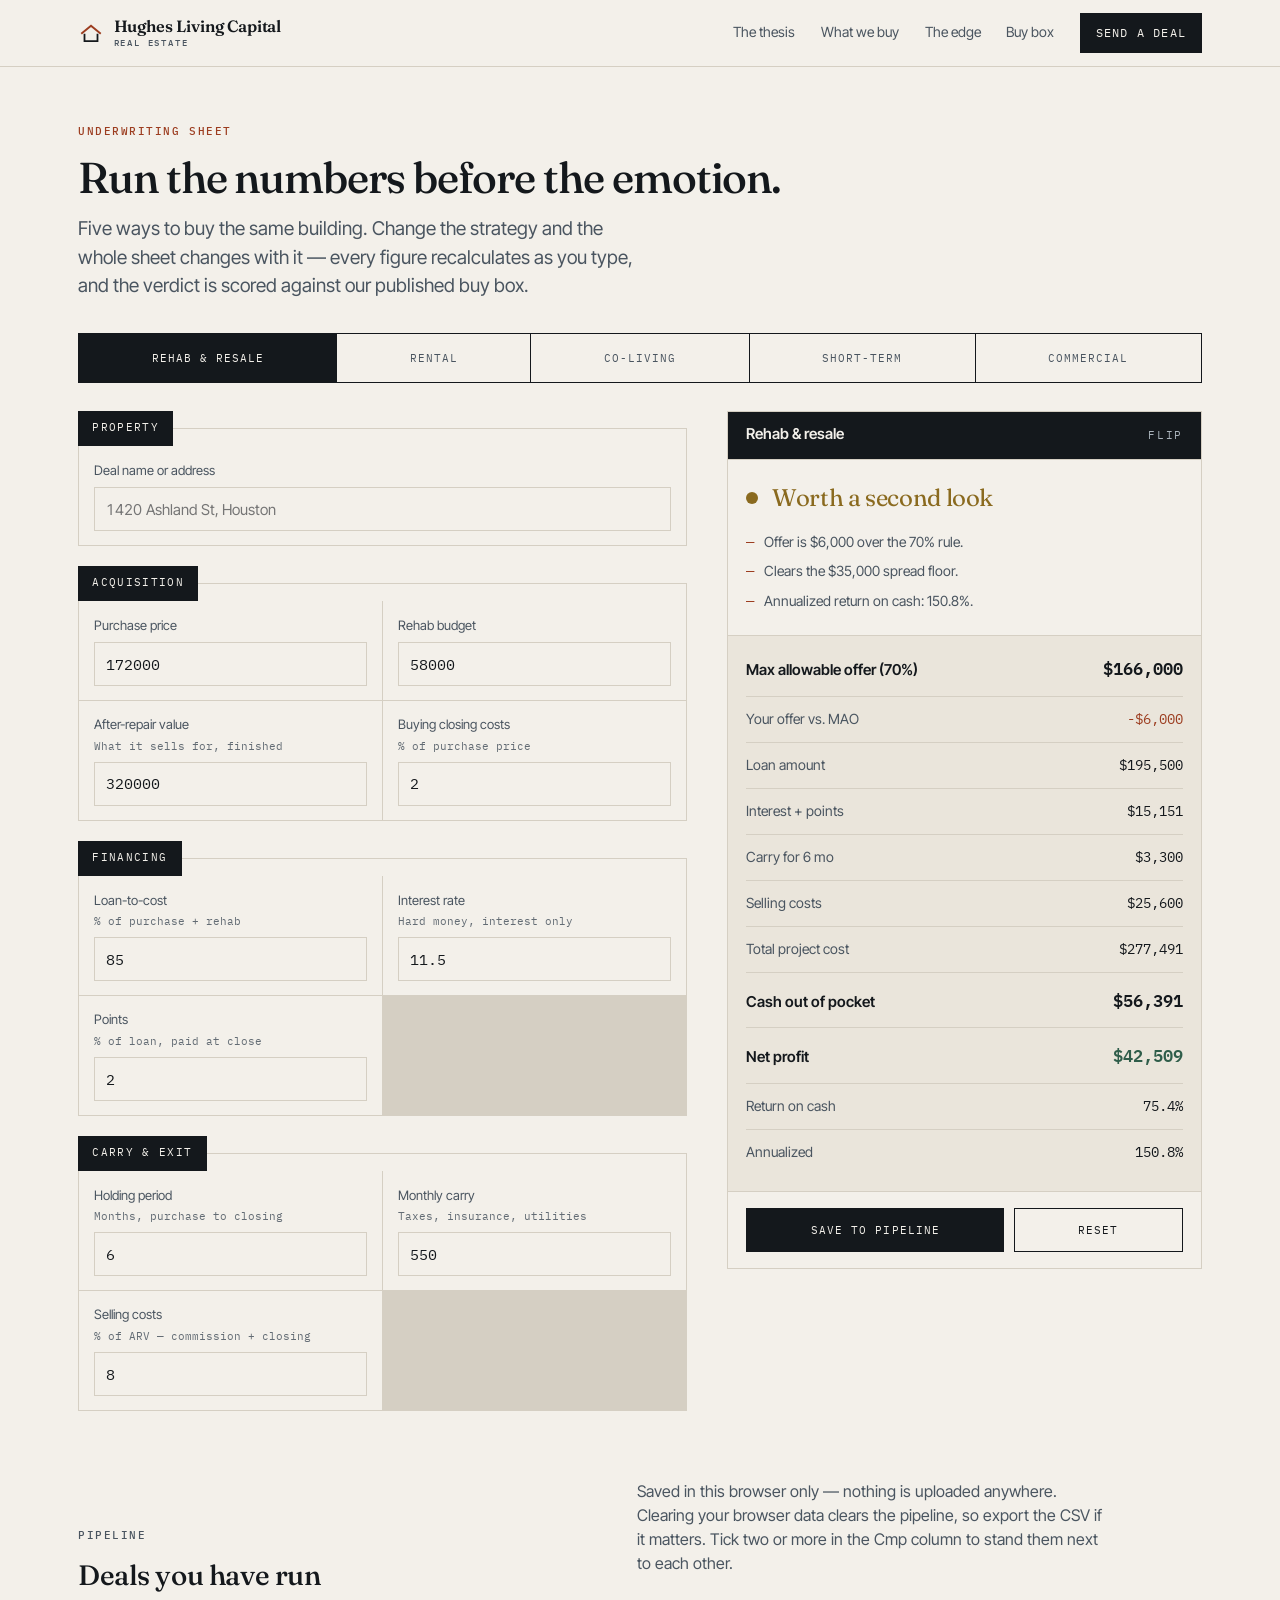
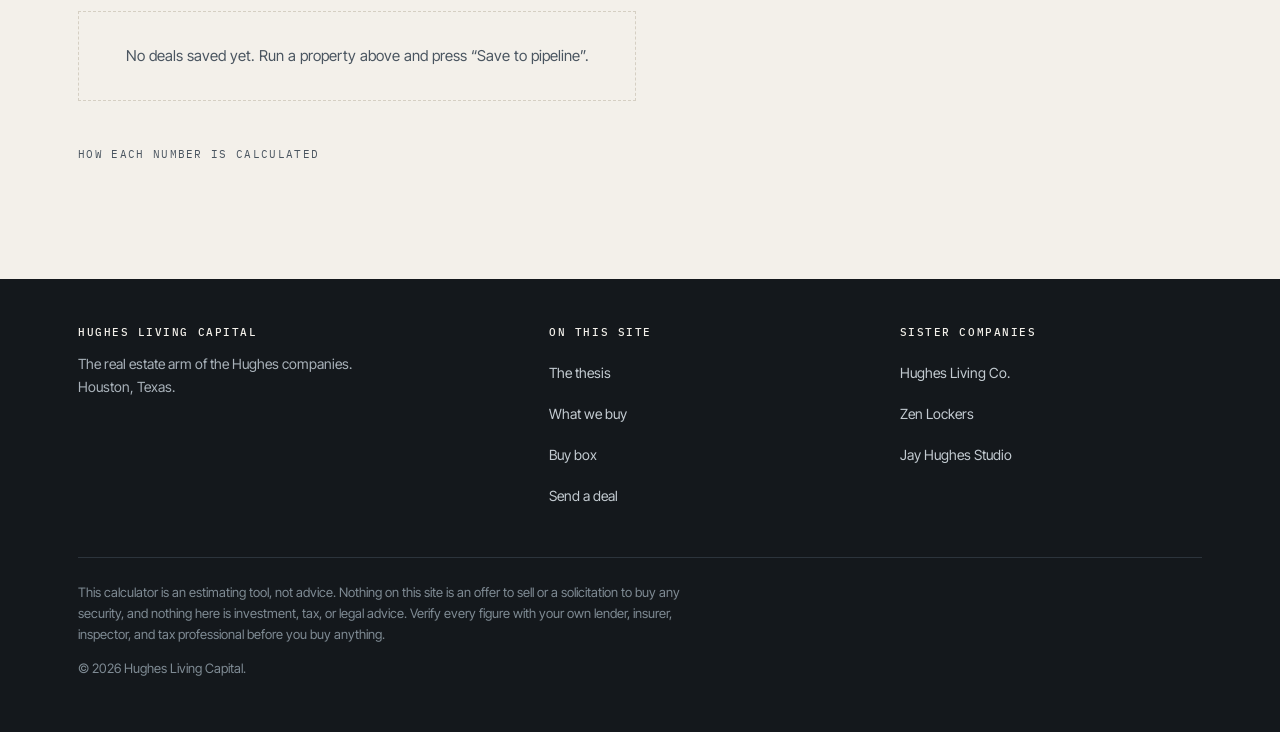
<file: underwrite.html>
<!doctype html>
<html lang="en">
<head>
<meta charset="utf-8">
<meta name="viewport" content="width=device-width, initial-scale=1">
<title>Underwriting sheet — Hughes Living Capital</title>
<meta name="description" content="Run a property through flip, rental, short-term rental, or commercial underwriting: MAO, cash-on-cash, cap rate, DSCR, and a verdict against the Hughes Living Capital buy box.">
<meta name="theme-color" content="#14181c">
<link rel="canonical" href="https://jhughes281.github.io/hughes-living-capital/underwrite.html">
<link rel="preconnect" href="https://fonts.googleapis.com">
<link rel="preconnect" href="https://fonts.gstatic.com" crossorigin>
<link href="https://fonts.googleapis.com/css2?family=Fraunces:ital,opsz,wght@0,9..144,400..700;1,9..144,400..600&family=IBM+Plex+Mono:wght@400;500;600&family=Inter+Tight:wght@400;500;600;700&display=swap" rel="stylesheet">
<link rel="stylesheet" href="assets/css/hlc.css">
<link rel="icon" href="data:image/svg+xml,%3Csvg xmlns='http://www.w3.org/2000/svg' viewBox='0 0 32 32'%3E%3Crect width='32' height='32' fill='%2314181c'/%3E%3Cpath d='M6 18 16 9l10 9' fill='none' stroke='%239c3d20' stroke-width='2.4'/%3E%3Cpath d='M9 18v6h14v-6' fill='none' stroke='%23f3f0ea' stroke-width='2.2'/%3E%3C/svg%3E">
</head>
<body>
<a class="skip" href="#sheet">Skip to the sheet</a>

<header class="masthead">
  <div class="wrap masthead__in">
    <a class="mark" href="index.html" aria-label="Hughes Living Capital, home">
      <svg class="mark__glyph" viewBox="0 0 32 32" aria-hidden="true">
        <path d="M4 17 16 7l12 10" fill="none" stroke="currentColor" stroke-width="2.4"/>
        <path d="M8 17v9h16v-9" fill="none" stroke="#14181c" stroke-width="2.2"/>
      </svg>
      <span class="mark__name">Hughes Living Capital<span>Real estate</span></span>
    </a>

    <button class="nav-toggle" type="button" aria-expanded="false" aria-controls="site-nav" data-nav-toggle>Menu</button>

    <nav class="nav" id="site-nav" aria-label="Primary" data-nav>
      <a href="index.html#thesis">The thesis</a>
      <a href="index.html#strategies">What we buy</a>
      <a href="index.html#edge">The edge</a>
      <a href="index.html#buybox">Buy box</a>
      <a class="is-cta" href="index.html#contact">Send a deal</a>
    </nav>
  </div>
</header>

<main class="uw" id="sheet">
  <div class="wrap">

    <div class="uw__head">
      <p class="label label--brick">Underwriting sheet</p>
      <h1 style="font-size:var(--step-3)">Run the numbers before the emotion.</h1>
      <p class="lede" style="margin-top:1rem">
        Five ways to buy the same building. Change the strategy and the whole sheet
        changes with it — every figure recalculates as you type, and the verdict is scored
        against our published buy box.
      </p>
    </div>

    <noscript>
      <p class="pipeline__empty">This sheet needs JavaScript to calculate. The buy box it scores against is on the <a href="index.html#buybox">home page</a>.</p>
    </noscript>

    <div class="tabs" role="tablist" aria-label="Underwriting strategy" data-tabs></div>

    <div class="uw__grid">
      <form id="uw-form" autocomplete="off" data-form>
        <div data-fields></div>
      </form>

      <aside class="results sheet" aria-label="Results">
        <div class="sheet__head">
          <h2 data-result-title>Results</h2>
          <span class="num" data-result-tag>—</span>
        </div>

        <div class="verdict" data-verdict>
          <div class="verdict__grade">
            <span class="verdict__dot"></span>
            <span class="verdict__word" data-verdict-word>Enter a deal</span>
          </div>
          <ul class="verdict__why" data-verdict-why></ul>
        </div>

        <div class="sheet__rows" data-rows aria-live="polite"></div>

        <div class="uw__actions">
          <button class="btn" type="button" data-save>Save to pipeline</button>
          <button class="btn btn--ghost" type="button" data-reset>Reset</button>
        </div>
      </aside>
    </div>

    <section class="pipeline" aria-labelledby="pipeline-h">
      <div class="sec__head" style="margin-bottom:1.25rem">
        <div>
          <p class="label">Pipeline</p>
          <h2 id="pipeline-h" style="font-size:var(--step-2)">Deals you have run</h2>
        </div>
        <p class="lede" style="font-size:1rem">
          Saved in this browser only — nothing is uploaded anywhere. Clearing your browser
          data clears the pipeline, so export the CSV if it matters. Tick two or more in the
          Cmp column to stand them next to each other.
        </p>
      </div>
      <div data-pipeline></div>

      <section class="cmp__panel" aria-label="Deal comparison" data-compare></section>
    </section>

    <details class="assume">
      <summary>How each number is calculated</summary>
      <ul>
        <li><b>MAO (max allowable offer)</b> uses the 70% rule: 70% of after-repair value, minus the rehab budget. It is a screening number, not a valuation.</li>
        <li><b>Mortgage payment</b> is standard amortization on principal, rate, and term. Taxes and insurance are handled separately as operating expenses, not escrowed into the payment.</li>
        <li><b>NOI</b> is effective gross income minus operating expenses. Debt service is never an operating expense, so NOI does not change when financing changes.</li>
        <li><b>Cap rate</b> is NOI divided by total basis (purchase plus rehab), not just the purchase price.</li>
        <li><b>Cash-on-cash</b> is annual pre-tax cash flow divided by total cash out of pocket — down payment, rehab, closing costs, and furnishing.</li>
        <li><b>Co-living rent</b> is per room, per week, times 52, before occupancy. PadSplit's cut is modelled in two parts: the ongoing percentage of what you collect, and the first ten days of each new member's rent — so the platform bill rises with turnover, not just with rent. Shorter average tenancies cost you more even at the same occupancy.</li>
        <li><b>Co-living utilities</b> are entered as a flat monthly figure because the landlord carries them. They are the line most likely to run over, and nothing here caps them.</li>
        <li><b>DSCR</b> is NOI divided by annual debt service. Most commercial lenders want 1.20–1.30 or better.</li>
        <li><b>Vacancy, maintenance, CapEx, and management</b> are taken as percentages of gross scheduled income, which is the conservative way to do it.</li>
        <li><b>Flip carrying costs</b> run for the full holding period, including the months the house sits on the market after the work is done.</li>
        <li><b>Furnishing</b> on the short-term sheet is entered at retail, then multiplied by our wholesale cost basis — that gap is the Hughes Living advantage, shown as its own line.</li>
        <li><b>Comparisons</b> recalculate each saved deal from its stored inputs rather than replaying the figures as they stood on the day it was saved, so a side-by-side always uses the formulas above. Only rows whose better direction is unambiguous are marked, and no row is marked when a deal leaves it blank.</li>
        <li>Everything here is an estimate. Verify taxes with the county, insurance with a carrier, rent with real comps, and rehab with a contractor who has walked the property.</li>
      </ul>
    </details>

  </div>
</main>

<footer class="foot">
  <div class="wrap">
    <div class="foot__grid">
      <div>
        <h4>Hughes Living Capital</h4>
        <p style="max-width:38ch;margin:0">The real estate arm of the Hughes companies. Houston, Texas.</p>
      </div>
      <div>
        <h4>On this site</h4>
        <ul>
          <li><a href="index.html#thesis">The thesis</a></li>
          <li><a href="index.html#strategies">What we buy</a></li>
          <li><a href="index.html#buybox">Buy box</a></li>
          <li><a href="index.html#contact">Send a deal</a></li>
        </ul>
      </div>
      <div>
        <h4>Sister companies</h4>
        <ul>
          <li><a href="https://hugheslivingco.com">Hughes Living Co.</a></li>
          <li><a href="https://jhughes281.github.io/HSG-Lockers/">Zen Lockers</a></li>
          <li><a href="https://jhughes281.github.io/jay-hughes-studio/">Jay Hughes Studio</a></li>
        </ul>
      </div>
    </div>
    <div class="foot__legal">
      <p>
        This calculator is an estimating tool, not advice. Nothing on this site is an offer
        to sell or a solicitation to buy any security, and nothing here is investment, tax,
        or legal advice. Verify every figure with your own lender, insurer, inspector, and
        tax professional before you buy anything.
      </p>
      <p style="margin-top:.75rem">© 2026 Hughes Living Capital.</p>
    </div>
  </div>
</footer>

<script src="assets/js/nav.js"></script>
<script src="assets/js/underwrite.js"></script>
</body>
</html>
</file>
<file: assets/css/hlc.css>
/* =========================================================
   Hughes Living Capital — design tokens
   Palette (6): ink, paper, brick, slate, moss, line
   Type: Fraunces (display) / Inter Tight (body) / IBM Plex Mono (figures)
   ========================================================= */

:root{
  --ink:    #14181c;
  --paper:  #f3f0ea;
  --brick:  #9c3d20;
  --slate:  #4a5560;
  --moss:   #2f5d4a;
  --line:   #d5cfc3;

  --paper-2: #eae5db;
  --ink-2:   #1d232a;

  --ff-display: "Fraunces", "Libre Caslon Text", Georgia, serif;
  --ff-body: "Inter Tight", -apple-system, BlinkMacSystemFont, "Segoe UI", sans-serif;
  --ff-mono: "IBM Plex Mono", ui-monospace, "SFMono-Regular", Consolas, monospace;

  --step--1: 0.8125rem;
  --step-0:  1.0625rem;
  --step-1:  1.1875rem;
  --step-2:  clamp(1.375rem, 1.1rem + 1.1vw, 1.75rem);
  --step-3:  clamp(1.75rem, 1.3rem + 2.2vw, 2.7rem);
  --step-4:  clamp(2.5rem, 1.2rem + 3.9vw, 4.25rem);

  --gap:  1.25rem;
  --pad:  clamp(1.25rem, 5vw, 3rem);
  --sec:  clamp(3.5rem, 8vw, 7rem);
  --maxw: 1220px;
}

*,*::before,*::after{ box-sizing:border-box; }

html{ -webkit-text-size-adjust:100%; scroll-behavior:smooth; }
@media (prefers-reduced-motion: reduce){
  html{ scroll-behavior:auto; }
  *,*::before,*::after{ animation-duration:.001ms !important; transition-duration:.001ms !important; }
}

body{
  margin:0;
  background:var(--paper);
  color:var(--ink);
  font-family:var(--ff-body);
  font-size:var(--step-0);
  line-height:1.62;
  -webkit-font-smoothing:antialiased;
}

h1,h2,h3,h4{ margin:0; font-family:var(--ff-display); font-weight:500; line-height:1.05; letter-spacing:-0.015em; }
h1{ font-size:var(--step-4); line-height:0.98; letter-spacing:-0.025em; }
h2{ font-size:var(--step-3); }
h3{ font-size:var(--step-2); letter-spacing:-0.01em; }
h4{ font-size:var(--step-1); letter-spacing:0; }
p{ margin:0 0 1em; max-width:62ch; }
a{ color:inherit; }
ul,ol{ margin:0; padding:0; }
li{ list-style:none; }
img,svg{ max-width:100%; height:auto; }

.wrap{ width:100%; max-width:var(--maxw); margin-inline:auto; padding-inline:var(--pad); }

.label{
  font-family:var(--ff-mono); font-size:0.6875rem; font-weight:500;
  text-transform:uppercase; letter-spacing:0.14em; color:var(--slate);
  margin:0 0 1rem;
}
.label--brick{ color:var(--brick); }
.num{ font-family:var(--ff-mono); font-variant-numeric:tabular-nums; letter-spacing:-0.01em; }
.lede{ font-size:var(--step-1); line-height:1.5; color:var(--slate); max-width:52ch; }

.skip{
  position:absolute; left:-9999px; top:0; z-index:99;
  background:var(--ink); color:var(--paper); padding:.75rem 1rem; font-family:var(--ff-mono); font-size:var(--step--1);
}
.skip:focus{ left:0; }

a:focus-visible, button:focus-visible, input:focus-visible, select:focus-visible, summary:focus-visible{
  outline:2px solid var(--brick); outline-offset:3px; border-radius:1px;
}

/* ---------- masthead ---------- */
.masthead{
  position:sticky; top:0; z-index:40;
  background:var(--paper); border-bottom:1px solid var(--line);
}
.masthead__in{ display:flex; align-items:center; justify-content:space-between; gap:1rem; min-height:66px; }
.mark{ display:flex; align-items:center; gap:.6rem; text-decoration:none; min-height:44px; }
.mark__glyph{ width:26px; height:26px; flex:0 0 26px; color:var(--brick); }
.mark__name{ font-family:var(--ff-display); font-size:1.02rem; font-weight:600; letter-spacing:-0.01em; line-height:1.1; }
.mark__name span{ display:block; font-family:var(--ff-mono); font-size:.5625rem; font-weight:500;
  letter-spacing:0.2em; text-transform:uppercase; color:var(--slate); margin-top:2px; }

.nav{ display:flex; align-items:center; gap:1.6rem; }
.nav a{
  font-size:.875rem; text-decoration:none; color:var(--slate);
  padding-block:.5rem; border-bottom:1px solid transparent;
}
.nav a:hover{ color:var(--ink); border-bottom-color:var(--brick); }
.nav a.is-cta{
  color:var(--paper); background:var(--ink); padding:.62rem 1rem; border-bottom:0;
  font-family:var(--ff-mono); font-size:.75rem; text-transform:uppercase; letter-spacing:.1em;
}
.nav a.is-cta:hover{ background:var(--brick); }

.nav-toggle{ display:none; }

@media (max-width: 900px){
  .nav-toggle{
    display:inline-flex; align-items:center; gap:.5rem; min-height:44px; padding:.5rem .75rem;
    background:none; border:1px solid var(--line); color:var(--ink); cursor:pointer;
    font-family:var(--ff-mono); font-size:.6875rem; text-transform:uppercase; letter-spacing:.12em;
  }
  .nav{
    display:none;
    position:absolute; left:0; right:0; top:100%;
    flex-direction:column; align-items:stretch; gap:0;
    background:var(--paper); border-bottom:1px solid var(--line);
    padding:.5rem var(--pad) 1.25rem;
  }
  .masthead[data-menu="open"] .nav{ display:flex; }
  .nav a{ min-height:44px; display:flex; align-items:center; border-bottom:1px solid var(--line); }
  .nav a.is-cta{ margin-top:.75rem; justify-content:center; }
}

/* ---------- hero ---------- */
.hero{ border-bottom:1px solid var(--line); padding-block:clamp(2rem,5vw,3.5rem) 0; }
.hero__grid{ display:grid; grid-template-columns:1fr; gap:clamp(2rem,4vw,3.5rem); align-items:start; }
@media (min-width:1000px){
  .hero__grid{ grid-template-columns:minmax(0,1.15fr) minmax(340px,.85fr); }
}
.hero h1 em{ font-style:italic; color:var(--brick); }
.hero__sub{ margin-top:1.5rem; }
.hero__actions{ display:flex; flex-wrap:wrap; gap:.75rem; margin-top:1.75rem; margin-bottom:clamp(2rem,5vw,3.5rem); }

.btn{
  display:inline-flex; align-items:center; justify-content:center; gap:.5rem;
  min-height:48px; padding:.8rem 1.4rem; text-decoration:none; cursor:pointer;
  font-family:var(--ff-mono); font-size:.75rem; text-transform:uppercase; letter-spacing:.1em;
  border:1px solid var(--ink); background:var(--ink); color:var(--paper);
  transition:background .15s ease, color .15s ease;
}
.btn:hover{ background:var(--brick); border-color:var(--brick); }
.btn:disabled{ opacity:.4; cursor:not-allowed; }
.btn:disabled:hover{ background:var(--ink); border-color:var(--ink); color:var(--paper); }
.btn--ghost{ background:none; color:var(--ink); }
.btn--ghost:hover{ background:var(--ink); color:var(--paper); border-color:var(--ink); }

/* buy-box panel — the ledger card */
.sheet{ background:var(--paper-2); border:1px solid var(--line); }
.sheet__head{
  display:flex; align-items:baseline; justify-content:space-between; gap:1rem;
  padding:.9rem 1.15rem; border-bottom:1px solid var(--line); background:var(--ink); color:var(--paper);
}
.sheet__head h2, .sheet__head h3{ font-size:.9375rem; font-family:var(--ff-body); font-weight:600; letter-spacing:0; }
.sheet__head .num{ font-size:.6875rem; text-transform:uppercase; letter-spacing:.14em; color:#a9b2ba; }
.sheet__rows{ padding:.35rem 1.15rem 1rem; }
.row{
  display:grid; grid-template-columns:1fr auto; gap:1rem; align-items:baseline;
  padding:.7rem 0; border-bottom:1px solid var(--line);
}
.row:last-child{ border-bottom:0; }
.row__k{ font-size:.875rem; color:var(--slate); }
.row__v{ font-family:var(--ff-mono); font-size:.875rem; font-variant-numeric:tabular-nums; text-align:right; }
.row__v b{ font-weight:600; }
.sheet__note{
  padding:.85rem 1.15rem; border-top:1px solid var(--line); background:var(--paper);
  font-size:.8125rem; color:var(--slate);
}

/* ---------- generic section ---------- */
.sec{ padding-block:var(--sec); border-bottom:1px solid var(--line); }
.sec--dark{ background:var(--ink); color:var(--paper); border-bottom-color:var(--ink-2); }
.sec--dark .label{ color:#93a0a9; }
.sec--dark .lede{ color:#b6bfc6; }
.sec--dark .row{ border-bottom-color:#2c343c; }
.sec--dark .row__k{ color:#a9b2ba; }
.sec__head{ display:grid; gap:1.25rem; margin-bottom:clamp(2rem,4vw,3rem); }
@media (min-width:900px){
  .sec__head{ grid-template-columns:minmax(0,.95fr) minmax(0,1.05fr); align-items:end; gap:3rem; }
}

/* ---------- capital engine ---------- */
.engine{ display:grid; gap:2rem; }
@media (min-width:960px){ .engine{ grid-template-columns:minmax(0,1.15fr) minmax(0,1fr); gap:4rem; align-items:center; } }
.engine__svg{ max-width:560px; }
.engine__svg{ width:100%; height:auto; display:block; }
.engine__list{ display:grid; gap:0; }
.engine__item{ display:grid; grid-template-columns:auto 1fr; gap:1.1rem; padding:1.15rem 0; border-top:1px solid #2c343c; }
.engine__item:last-child{ border-bottom:1px solid #2c343c; }
@media (min-width:900px){ .engine__list--wide{ grid-template-columns:1fr 1fr; column-gap:3rem; } .engine__list--wide .engine__item:nth-last-child(2){ border-bottom:1px solid #2c343c; } }
.engine__step{ font-family:var(--ff-mono); font-size:.75rem; color:var(--brick); padding-top:.28rem; font-weight:500; }
.engine__item h3{ font-size:1.0625rem; font-family:var(--ff-body); font-weight:600; letter-spacing:0; margin-bottom:.3rem; }
.engine__item p{ margin:0; font-size:.9375rem; color:#b6bfc6; max-width:52ch; }

/* ---------- strategy ladder ---------- */
.ladder{ border-top:1px solid var(--line); }
.strat{ border-bottom:1px solid var(--line); }
.strat__sum{
  display:grid; grid-template-columns:auto 1fr auto; gap:1rem 1.25rem; align-items:center;
  padding:1.4rem 0; cursor:pointer; list-style:none; min-height:44px;
}
.strat__sum::-webkit-details-marker{ display:none; }
.strat__no{ font-family:var(--ff-mono); font-size:.8125rem; color:var(--brick); }
.strat__name{ font-family:var(--ff-display); font-size:var(--step-2); letter-spacing:-0.015em; min-width:0; }
.strat__blurb{ display:block; font-family:var(--ff-body); font-size:.875rem; color:var(--slate); letter-spacing:0; margin-top:.25rem; line-height:1.4; }
.strat[open] .strat__blurb{ display:none; }
.strat__meta{ display:flex; gap:1.5rem; align-items:center; }
.strat__tag{
  font-family:var(--ff-mono); font-size:.6875rem; text-transform:uppercase;
  letter-spacing:.1em; color:var(--slate);
}
.strat__plus{ width:14px; height:14px; flex:0 0 14px; color:var(--slate); transition:transform .2s ease; }
.strat[open] .strat__plus{ transform:rotate(45deg); color:var(--brick); }
.strat__body{ display:grid; gap:1.75rem; padding:0 0 2.25rem; }
@media (min-width:860px){ .strat__body{ grid-template-columns:minmax(0,1.15fr) minmax(0,.85fr); gap:3rem; } }
.strat__body p{ margin:0 0 .9rem; }
.strat__risk{ border-left:2px solid var(--brick); padding-left:1rem; font-size:.9375rem; color:var(--slate); }
.strat__risk b{ color:var(--ink); font-weight:600; }
@media (max-width:640px){
  .strat__sum{ grid-template-columns:auto 1fr; }
  .strat__meta{ grid-column:1 / -1; justify-content:space-between; }
}

/* ---------- edge cards ---------- */
.edge{ display:grid; gap:1px; background:var(--line); border:1px solid var(--line); }
@media (min-width:760px){ .edge{ grid-template-columns:repeat(2,1fr); } }
@media (min-width:1060px){ .edge{ grid-template-columns:repeat(3,1fr); } }
.edge__cell{ background:var(--paper); padding:1.75rem 1.5rem; }
.edge__cell h3{ font-family:var(--ff-body); font-size:1.0625rem; font-weight:600; letter-spacing:0; margin-bottom:.55rem; }
.edge__cell p{ margin:0; font-size:.9375rem; color:var(--slate); }
.edge__cell .label{ margin-bottom:.75rem; }

/* ---------- criteria table ---------- */
.tablewrap{ overflow-x:auto; border:1px solid var(--line); background:var(--paper); }
table.data{ width:100%; border-collapse:collapse; min-width:640px; }
table.data th, table.data td{ text-align:left; padding:.85rem 1rem; border-bottom:1px solid var(--line); vertical-align:top; }
table.data thead th{
  background:var(--ink); color:var(--paper); font-family:var(--ff-mono); font-weight:500;
  font-size:.6875rem; text-transform:uppercase; letter-spacing:.12em; white-space:nowrap;
}
table.data tbody th{ font-weight:600; font-size:.9375rem; white-space:nowrap; }
table.data td{ font-size:.9375rem; color:var(--slate); }
table.data td.n{ font-family:var(--ff-mono); font-variant-numeric:tabular-nums; color:var(--ink); white-space:nowrap; }
table.data tbody tr:last-child th, table.data tbody tr:last-child td{ border-bottom:0; }

/* ---------- contact ---------- */
.contact{ display:grid; gap:2.5rem; }
@media (min-width:900px){ .contact{ grid-template-columns:minmax(0,1fr) minmax(320px,.8fr); gap:4rem; } }
.deffield{ display:grid; grid-template-columns:auto 1fr; gap:.6rem 1.1rem; align-items:baseline; margin:0; }
.deffield dt{ font-family:var(--ff-mono); font-size:.6875rem; text-transform:uppercase; letter-spacing:.12em; color:var(--slate); padding-top:.25rem; }
.deffield dd{ margin:0; font-size:.9375rem; }
.deffield dd a{ text-decoration:underline; text-underline-offset:3px; text-decoration-color:var(--line); }
.deffield dd a:hover{ text-decoration-color:var(--brick); }

/* ---------- footer ---------- */
.foot{ background:var(--ink); color:#a9b2ba; padding-block:3rem 2.5rem; font-size:.875rem; }
.foot__grid{ display:grid; gap:2rem; }
@media (min-width:820px){ .foot__grid{ grid-template-columns:1.4fr 1fr 1fr; gap:3rem; } }
.foot h4{ font-family:var(--ff-mono); font-size:.6875rem; text-transform:uppercase; letter-spacing:.14em; color:var(--paper); margin-bottom:.9rem; font-weight:500; }
.foot a{ color:#c3cbd1; text-decoration:none; }
.foot a:hover{ color:var(--paper); text-decoration:underline; text-underline-offset:3px; }
.foot li{ padding:.28rem 0; }
.foot li a{ display:inline-flex; align-items:center; min-height:32px; }
@media (max-width:900px){
  .foot li{ padding:0; border-bottom:1px solid #232a31; }
  .foot li a{ min-height:44px; width:100%; }
  .foot ul{ margin-top:-.25rem; }
}
.foot__legal{ margin-top:2.5rem; padding-top:1.5rem; border-top:1px solid #2c343c; font-size:.8125rem; color:#7f8b94; }
.foot__legal p{ max-width:80ch; }

/* =========================================================
   Underwriting tool
   ========================================================= */
.uw{ padding-block:clamp(2rem,5vw,3.5rem) var(--sec); }
.uw__head{ margin-bottom:2rem; }
.uw__grid{ display:grid; gap:1.5rem; align-items:start; }
@media (min-width:1040px){ .uw__grid{ grid-template-columns:minmax(0,1fr) minmax(380px,.78fr); gap:2.5rem; } }

.tabs{ display:flex; flex-wrap:wrap; gap:0; border:1px solid var(--ink); margin-bottom:1.75rem; }
.tabs button{
  flex:1 1 auto; min-height:48px; padding:.7rem 1rem; cursor:pointer;
  background:var(--paper); border:0; border-right:1px solid var(--ink); color:var(--slate);
  font-family:var(--ff-mono); font-size:.7rem; text-transform:uppercase; letter-spacing:.09em;
}
.tabs button:last-child{ border-right:0; }
.tabs button[aria-selected="true"]{ background:var(--ink); color:var(--paper); }
.tabs button:hover:not([aria-selected="true"]){ background:var(--paper-2); color:var(--ink); }

fieldset.fs{ border:1px solid var(--line); background:var(--paper); padding:0; margin:0 0 1.25rem; }
fieldset.fs legend{
  padding:.55rem .9rem; margin-left:-1px; background:var(--ink); color:var(--paper);
  font-family:var(--ff-mono); font-size:.6875rem; text-transform:uppercase; letter-spacing:.12em;
}
.fields{ display:grid; gap:1px; background:var(--line); }
@media (min-width:560px){ .fields{ grid-template-columns:repeat(2,1fr); } }
@media (min-width:1300px){ .fields--3{ grid-template-columns:repeat(3,1fr); } }
.field{ background:var(--paper); padding:.85rem .95rem; }
.field label{ display:block; font-size:.8125rem; color:var(--slate); margin-bottom:.4rem; }
.field label .hint{ display:block; font-size:.6875rem; color:var(--slate); opacity:.85; margin-top:.15rem; font-family:var(--ff-mono); }
.field input, .field select{
  width:100%; min-height:44px; padding:.5rem .65rem;
  background:var(--paper); border:1px solid var(--line); color:var(--ink);
  font-family:var(--ff-mono); font-size:.9375rem; font-variant-numeric:tabular-nums;
}
.field input:hover, .field select:hover{ border-color:var(--slate); }
.field--wide{ grid-column:1 / -1; }
.field--wide input{ font-family:var(--ff-body); }

.results{ position:sticky; top:82px; }
@media (max-width:1039px){ .results{ position:static; } }
.verdict{ padding:1.15rem; border-bottom:1px solid var(--line); background:var(--paper); }
.verdict__grade{ display:flex; align-items:center; gap:.85rem; margin-bottom:.6rem; }
.verdict__dot{ width:12px; height:12px; border-radius:50%; flex:0 0 12px; background:var(--slate); }
.verdict__word{ font-family:var(--ff-display); font-size:1.5rem; letter-spacing:-0.015em; }
.verdict__why{ margin:0; font-size:.875rem; color:var(--slate); }
.verdict__why li{ padding:.22rem 0 .22rem 1.1rem; position:relative; }
.verdict__why li::before{ content:"—"; position:absolute; left:0; color:var(--brick); font-family:var(--ff-mono); }
.is-pass .verdict__dot{ background:var(--moss); }
.is-watch .verdict__dot{ background:#8a6a1f; }
.is-fail .verdict__dot{ background:var(--brick); }
.is-pass .verdict__word{ color:var(--moss); }
.is-watch .verdict__word{ color:#8a6a1f; }
.is-fail .verdict__word{ color:var(--brick); }

.row--major{ padding:.85rem 0; }
.row--major .row__k{ color:var(--ink); font-weight:600; font-size:.9375rem; }
.row--major .row__v{ font-size:1.05rem; font-weight:600; }
.pos{ color:var(--moss); }
.neg{ color:var(--brick); }

.uw__actions{ display:flex; flex-wrap:wrap; gap:.6rem; padding:1rem 1.15rem; border-top:1px solid var(--line); background:var(--paper); }
.uw__actions .btn{ min-height:44px; padding:.65rem 1rem; font-size:.6875rem; flex:1 1 auto; }

.pipeline{ margin-top:3rem; }
.pipeline__empty{ padding:2rem 1.25rem; border:1px dashed var(--line); text-align:center; color:var(--slate); font-size:.9375rem; }
.pipeline table.data td.act button{
  background:none; border:0; padding:.35rem .5rem; cursor:pointer; color:var(--brick);
  font-family:var(--ff-mono); font-size:.6875rem; text-transform:uppercase; letter-spacing:.08em; min-height:36px;
}
.pipeline table.data td.act button:hover{ text-decoration:underline; }

/* ---------- side-by-side comparison ---------- */
.pipeline table.data th.pick,
.pipeline table.data td.pick{ width:1%; white-space:nowrap; padding-right:.4rem; }
.pipeline table.data td.pick input{
  width:18px; height:18px; margin:.2rem 0 0; accent-color:var(--brick); cursor:pointer;
}

.cmp__panel{ margin-top:2.75rem; }
.cmp__panel:empty{ display:none; }
.cmp__head{
  display:flex; align-items:flex-end; justify-content:space-between;
  flex-wrap:wrap; gap:1rem; margin-bottom:1.1rem;
}
.cmp__head h3{ font-size:var(--step-2); }
.cmp__head .btn{ min-height:44px; padding:.6rem 1rem; font-size:.6875rem; }
.cmp__note{ margin:.9rem 0; font-size:.8125rem; color:var(--slate); max-width:80ch; }

table.data.cmp thead th{ vertical-align:bottom; min-width:150px; white-space:normal; }

/* The figure column stays put while the deals scroll under it. */
table.data.cmp thead th.cmp__corner,
table.data.cmp tbody th[scope="row"]{
  position:sticky; left:0; z-index:1; border-right:1px solid var(--line);
}
table.data.cmp thead th.cmp__corner{ min-width:190px; background:var(--ink); }
table.data.cmp tbody th[scope="row"]{ background:var(--paper); min-width:190px; }

table.data.cmp tr.cmp__group th{
  position:static; background:var(--paper-2); color:var(--slate);
  font-family:var(--ff-mono); font-weight:500; font-size:.6875rem;
  text-transform:uppercase; letter-spacing:.12em; border-right:0;
}

table.data.cmp td.is-best{ color:var(--ink); font-weight:600; }
.cmp__flag{
  display:inline-block; margin-left:.5rem; padding:.05rem .3rem; vertical-align:.08em;
  border:1px solid currentColor; color:var(--moss); font-family:var(--ff-mono);
  font-size:.625rem; font-weight:500; text-transform:uppercase; letter-spacing:.1em;
}
table.data.cmp td.cmp__verdict{
  font-family:var(--ff-mono); font-size:.75rem; text-transform:uppercase; letter-spacing:.08em;
}
table.data.cmp td.cmp__verdict.is-pass{ color:var(--moss); }
table.data.cmp td.cmp__verdict.is-watch{ color:#8a6a1f; }
table.data.cmp td.cmp__verdict.is-fail{ color:var(--brick); }

/* On a phone the figure column would eat the whole viewport at 190px. */
@media (max-width:700px){
  table.data.cmp thead th.cmp__corner,
  table.data.cmp tbody th[scope="row"]{
    min-width:120px; white-space:normal;
  }
  table.data.cmp thead th{ min-width:120px; }
}

.assume{ margin-top:2rem; font-size:.875rem; color:var(--slate); }
.assume summary{ cursor:pointer; font-family:var(--ff-mono); font-size:.6875rem; text-transform:uppercase; letter-spacing:.12em; min-height:44px; display:flex; align-items:center; }
.assume ul{ margin-top:.75rem; }
.assume li{ padding:.3rem 0 .3rem 1.2rem; position:relative; max-width:80ch; }
.assume li::before{ content:"·"; position:absolute; left:.3rem; color:var(--brick); }

.u-hide{ display:none !important; }
.u-vh{ position:absolute; width:1px; height:1px; overflow:hidden; clip:rect(0 0 0 0); white-space:nowrap; }

/* ---------- photos ----------
   The placeholder sits behind the image. A real photo covers it; a missing
   one leaves the labeled slot visible. No JS needed. */
.photo{ margin:0; position:relative; background:var(--paper-2); border:1px solid var(--line); overflow:hidden; }
.photo img{
  position:relative; z-index:1; display:block; width:100%; height:auto; object-fit:cover;
  color:transparent; filter:saturate(.88) contrast(1.02);
}
.photo__ph{
  position:absolute; inset:0; z-index:0; display:flex; align-items:center; justify-content:center;
  font-family:var(--ff-mono); font-size:.6875rem; text-transform:uppercase; letter-spacing:.14em; color:var(--slate);
  background:
    repeating-linear-gradient(135deg, transparent 0 14px, rgba(20,24,28,.05) 14px 15px),
    var(--paper-2);
  text-align:center; padding:1rem;
}
.photo figcaption{
  position:relative; z-index:2;
  display:flex; flex-wrap:wrap; gap:.25rem 1.25rem; align-items:baseline;
  padding:.85rem 1rem; border-top:1px solid var(--line); background:var(--paper);
  font-size:.875rem; color:var(--slate);
}
.photo figcaption .label{ margin:0; }
.photo--band{ border-inline:0; border-top:0; }
.photo--band img{ aspect-ratio:2.4 / 1; min-height:280px; max-height:560px; }
.photo--band figcaption{ padding:.9rem var(--pad); }
.photos{ display:grid; gap:1.25rem; margin-top:1.25rem; }
@media (min-width:760px){ .photos{ grid-template-columns:repeat(3,1fr); } }
/* Five thumbnails read as a strip on a wide screen, two up on a tablet. */
.photos--5{ grid-template-columns:repeat(2,1fr); gap:1rem; }
@media (min-width:760px){ .photos--5{ grid-template-columns:repeat(3,1fr); } }
@media (min-width:1080px){ .photos--5{ grid-template-columns:repeat(5,1fr); } }
.photos--5 figcaption{ display:block; padding:.7rem .8rem; font-size:.8125rem; line-height:1.35; }
.photos--5 figcaption .label{ display:block; margin-bottom:.15rem; font-size:.625rem; }
.photos .photo img{ aspect-ratio:4 / 3; }
.photo--portrait img{ aspect-ratio:4 / 5; }

/* ---------- criteria footnote ---------- */
.tablenote{ margin:1rem 0 0; font-size:.875rem; color:var(--slate); max-width:80ch; }
.tablenote b{ color:var(--ink); font-weight:600; }

/* ---------- operator ---------- */
.who{ display:grid; gap:2rem; align-items:center; }
@media (min-width:860px){ .who{ grid-template-columns:minmax(220px,.55fr) minmax(0,1.45fr); gap:4rem; } }
.who .photo{ max-width:360px; }
.tlink{ font-family:var(--ff-mono); font-size:.75rem; text-transform:uppercase; letter-spacing:.1em; text-decoration:none; border-bottom:1px solid var(--brick); padding-bottom:.15rem; }
.tlink:hover{ color:var(--brick); }

/* ---------- deal form ---------- */
.dealform__rows{ padding:.35rem 1.15rem .6rem; }
.dealform__row{
  display:grid; grid-template-columns:minmax(6.5rem,auto) 1fr; gap:1rem; align-items:center;
  padding:.55rem 0; border-bottom:1px solid var(--line);
}
.dealform__row:last-child{ border-bottom:0; }
.dealform__row span{ font-size:.875rem; color:var(--slate); }
.dealform__row input, .dealform__row select{
  width:100%; min-height:42px; padding:.45rem .65rem;
  background:var(--paper); border:1px solid var(--line); color:var(--ink);
  font-family:var(--ff-mono); font-size:.875rem;
}
.dealform__row input::placeholder{ color:#9aa3ab; }
.dealform__row input:hover, .dealform__row select:hover{ border-color:var(--slate); }
.dealform__foot{ display:flex; flex-wrap:wrap; gap:.75rem 1rem; align-items:center; padding:.9rem 1.15rem 1.1rem; }
.dealform__hint{ font-size:.8125rem; color:var(--slate); }
@media (max-width:520px){ .dealform__row{ grid-template-columns:1fr; gap:.3rem; } }
</file>
